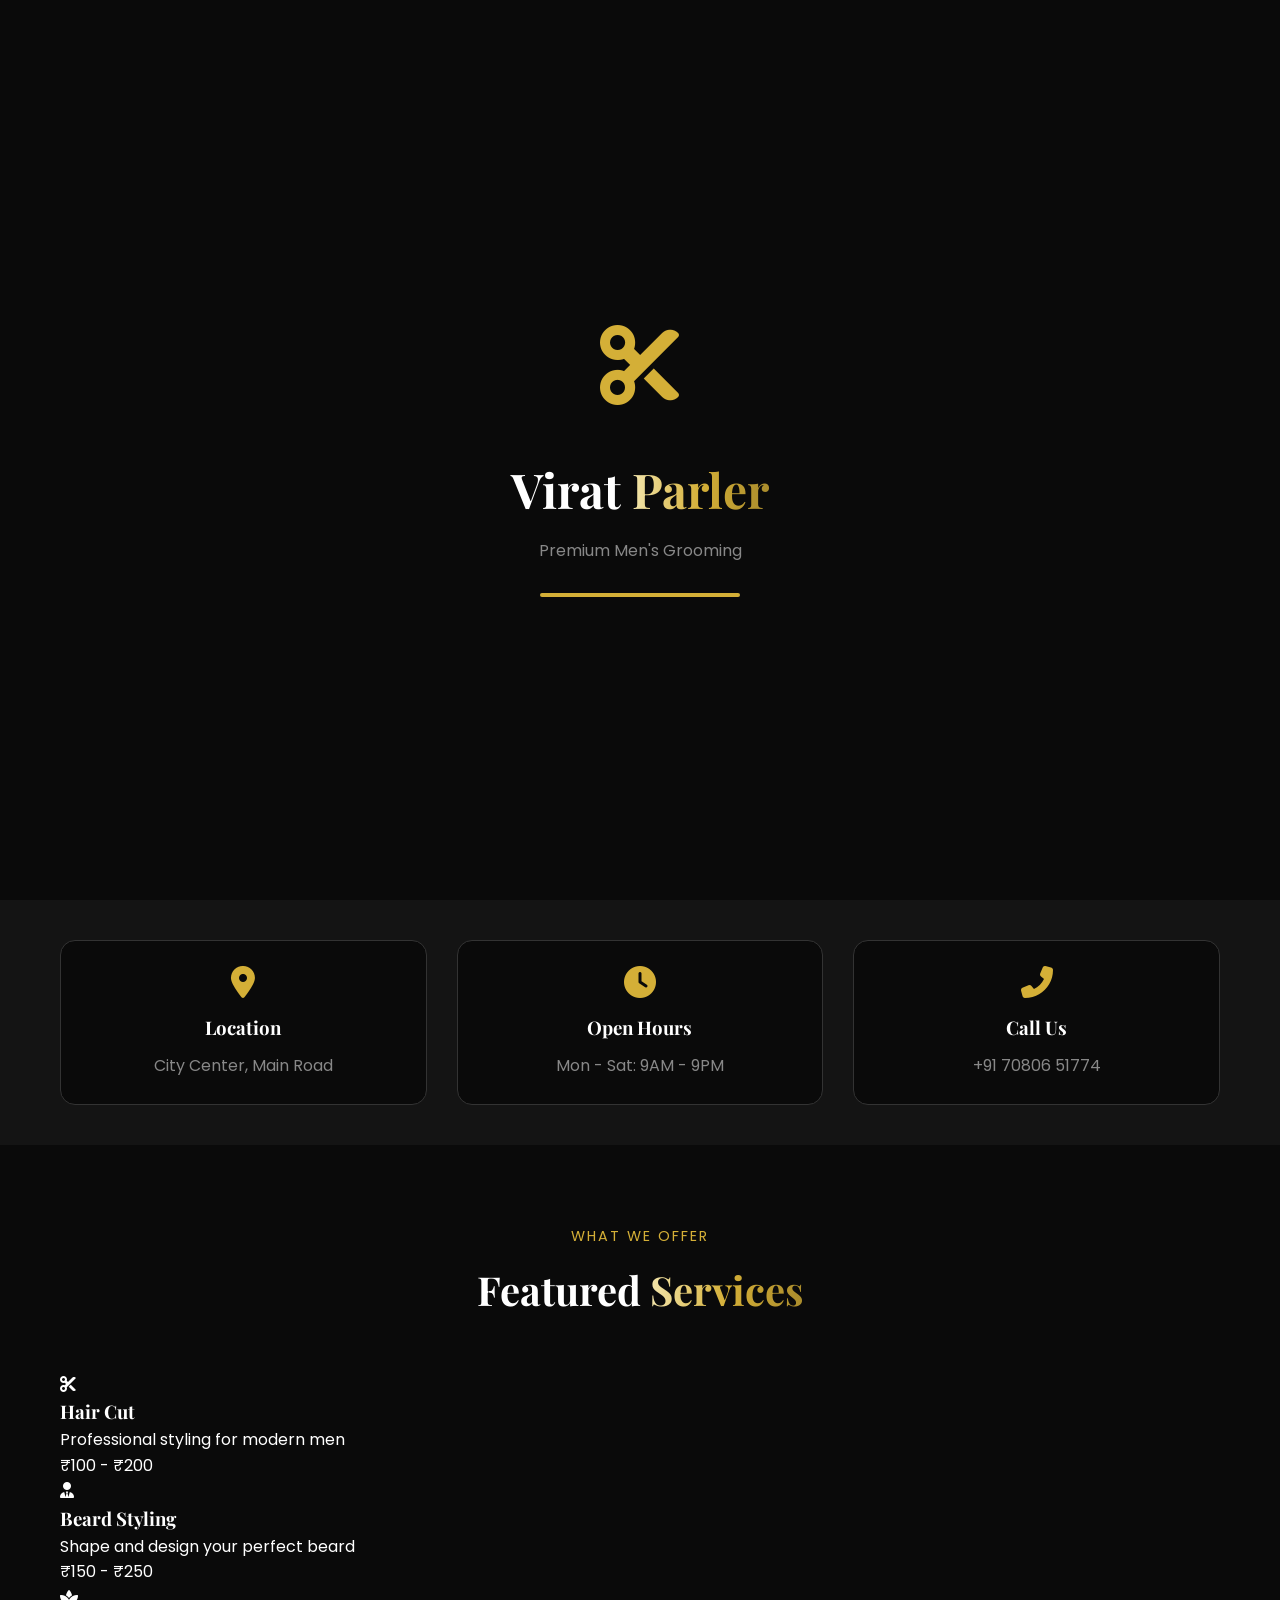
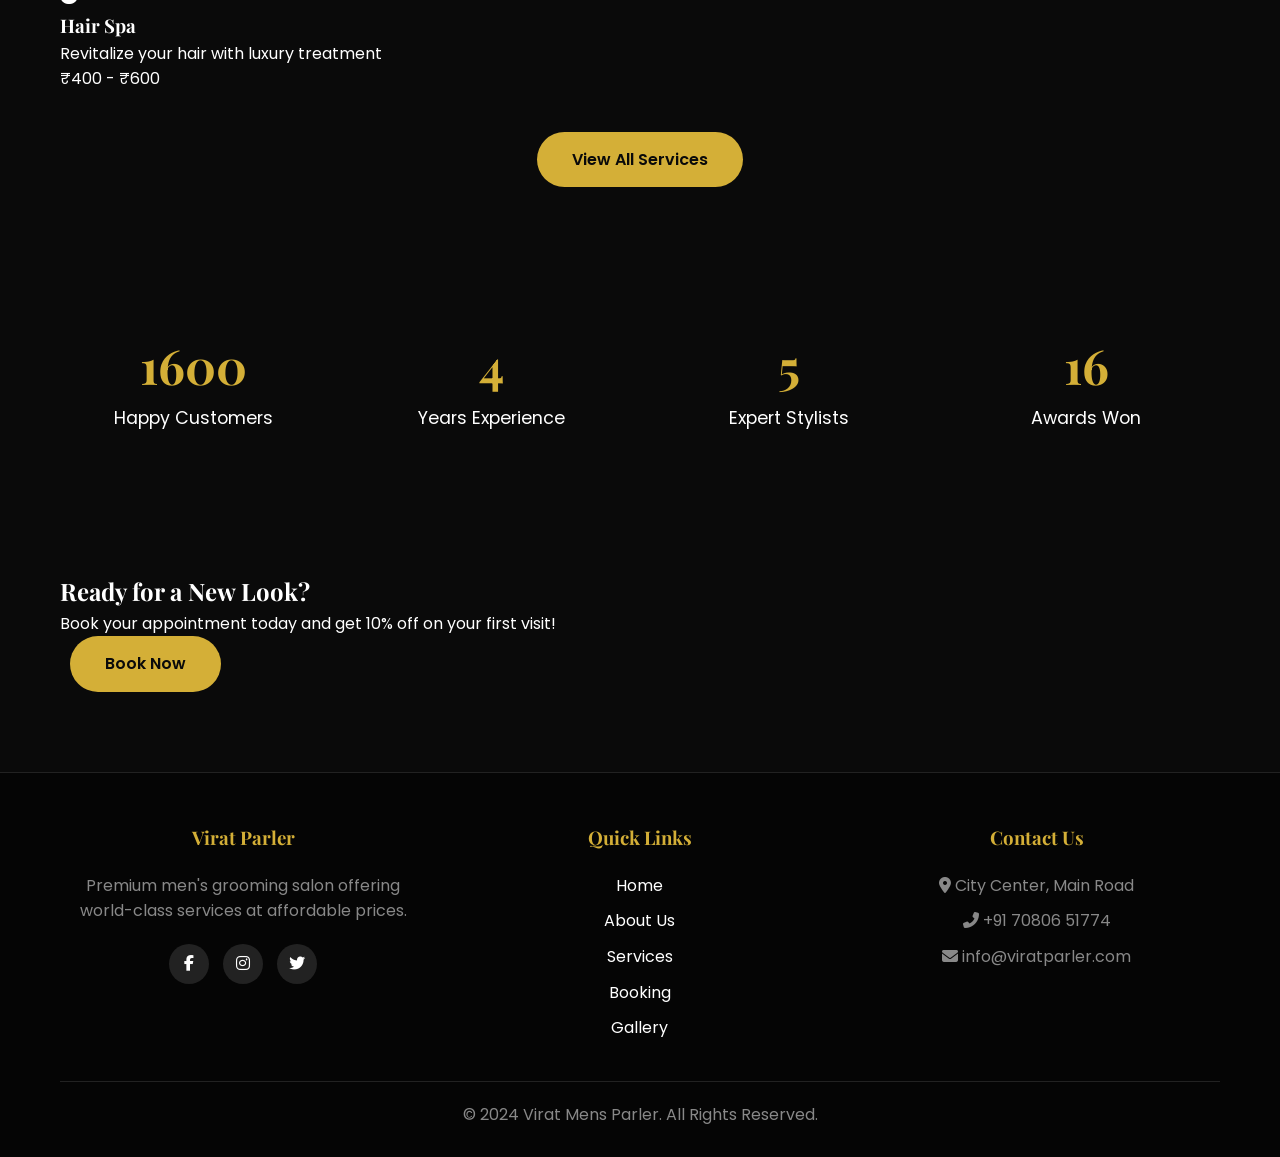
<file: index.html>
<!DOCTYPE html>
<html lang="en">
<head>
    <meta charset="UTF-8">
    <meta name="viewport" content="width=device-width, initial-scale=1.0">
    <title>Virat Mens Parler | Premium Grooming</title>
    <link rel="stylesheet" href="style.css">
    <link rel="stylesheet" href="https://cdnjs.cloudflare.com/ajax/libs/font-awesome/6.4.0/css/all.min.css">
    <link href="https://fonts.googleapis.com/css2?family=Playfair+Display:wght@400;600;700&family=Poppins:wght@300;400;500;600&display=swap" rel="stylesheet">
</head>
<body>

   <!-- Welcome Screen -->
<div id="welcome-screen">
    <div class="welcome-content">
        <div class="welcome-logo"><i class="fas fa-cut"></i></div>
        <h1 class="welcome-title">Virat <span class="gold-text">Parler</span></h1>
        <p class="welcome-subtitle">Premium Men's Grooming</p>
        <div class="loader-bar"><div class="loader-fill"></div></div>
    </div>
</div>

<script>
    // Welcome screen hide karne ka code
    setTimeout(function() {
        document.getElementById('welcome-screen').style.display = 'none';
    }, 2500);
</script>
    <!-- Navigation -->
    <nav class="navbar">
        <div class="nav-container">
            <a href="index.html" class="logo">Virat <span>Parler</span></a>
            <ul class="nav-links">
                <li><a href="index.html" class="active">Home</a></li>
                <li><a href="about.html">About</a></li>
                <li><a href="services.html">Services</a></li>
                <li><a href="gallery.html">Gallery</a></li>
                <li><a href="booking.html" class="nav-btn">Book Now</a></li>
            </ul>
            <div class="nav-toggle">
                <i class="fas fa-bars"></i>
            </div>
        </div>
    </nav>

    <!-- Hero Section -->
    <section class="hero">
        <div class="hero-overlay"></div>
        <div class="hero-content">
            <span class="hero-subtitle">Welcome to Virat Mens Parler</span>
            <h1 class="hero-title">Look Sharp.<br><span class="gold-text">Feel Confident.</span></h1>
            <p class="hero-description">Experience world-class grooming with our expert stylists. Premium services at affordable prices.</p>
            <div class="hero-buttons">
                <a href="services.html" class="btn btn-primary">Our Services</a>
                <a href="booking.html" class="btn btn-outline">Book Appointment</a>
            </div>
        </div>
        <div class="hero-scroll">
            <span>Scroll Down</span>
            <i class="fas fa-chevron-down"></i>
        </div>
    </section>

    <!-- Quick Info -->
    <section class="quick-info">
        <div class="container">
            <div class="info-grid">
                <div class="info-card">
                    <i class="fas fa-map-marker-alt"></i>
                    <h3>Location</h3>
                    <p>City Center, Main Road</p>
                </div>
                <div class="info-card">
                    <i class="fas fa-clock"></i>
                    <h3>Open Hours</h3>
                    <p>Mon - Sat: 9AM - 9PM</p>
                </div>
                <div class="info-card">
    <i class="fas fa-phone-alt"></i>
    <h3>Call Us</h3>
    <p>+91 70806 51774</p>
</div>
            </div>
        </div>
    </section>

    <!-- Featured Services -->
    <section class="featured-services">
        <div class="container">
            <div class="section-header">
                <span class="section-subtitle">What We Offer</span>
                <h2 class="section-title">Featured <span class="gold-text">Services</span></h2>
            </div>
            <div class="services-grid">
                <div class="service-card">
                    <div class="service-icon">
                        <i class="fas fa-cut"></i>
                    </div>
                    <h3>Hair Cut</h3>
                    <p>Professional styling for modern men</p>
                    <span class="price">₹100 - ₹200</span>
                </div>
                <div class="service-card">
                    <div class="service-icon">
                        <i class="fas fa-user-tie"></i>
                    </div>
                    <h3>Beard Styling</h3>
                    <p>Shape and design your perfect beard</p>
                    <span class="price">₹150 - ₹250</span>
                </div>
                <div class="service-card">
                    <div class="service-icon">
                        <i class="fas fa-spa"></i>
                    </div>
                    <h3>Hair Spa</h3>
                    <p>Revitalize your hair with luxury treatment</p>
                    <span class="price">₹400 - ₹600</span>
                </div>
            </div>
            <div class="text-center">
                <a href="services.html" class="btn btn-primary">View All Services</a>
            </div>
        </div>
    </section>

    <!-- Stats Section -->
    <section class="stats">
        <div class="overlay"></div>
        <div class="container">
            <div class="stats-grid">
                <div class="stat-item">
                    <span class="stat-number" data-target="5000">0</span>
                    <p>Happy Customers</p>
                </div>
                <div class="stat-item">
                    <span class="stat-number" data-target="10">0</span>
                    <p>Years Experience</p>
                </div>
                <div class="stat-item">
                    <span class="stat-number" data-target="15">0</span>
                    <p>Expert Stylists</p>
                </div>
                <div class="stat-item">
                    <span class="stat-number" data-target="50">0</span>
                    <p>Awards Won</p>
                </div>
            </div>
        </div>
    </section>

    <!-- CTA Section -->
    <section class="cta">
        <div class="container">
            <div class="cta-content">
                <h2>Ready for a New Look?</h2>
                <p>Book your appointment today and get 10% off on your first visit!</p>
                <a href="booking.html" class="btn btn-primary">Book Now</a>
            </div>
        </div>
    </section>

    <!-- Footer -->
    <footer class="footer">
        <div class="container">
            <div class="footer-grid">
                <div class="footer-about">
                    <h3>Virat <span>Parler</span></h3>
                    <p>Premium men's grooming salon offering world-class services at affordable prices.</p>
                    <div class="social-links">
                        <a href="#"><i class="fab fa-facebook-f"></i></a>
                        <a href="#"><i class="fab fa-instagram"></i></a>
                        <a href="#"><i class="fab fa-twitter"></i></a>
                    </div>
                </div>
                <div class="footer-links">
                    <h3>Quick Links</h3>
                    <ul>
                        <li><a href="index.html">Home</a></li>
                        <li><a href="about.html">About Us</a></li>
                        <li><a href="services.html">Services</a></li>
                        <li><a href="booking.html">Booking</a></li>
                        <li><a href="gallery.html">Gallery</a></li>
                    </ul>
                </div>
                <div class="footer-contact">
                    <h3>Contact Us</h3>
                    <p><i class="fas fa-map-marker-alt"></i> City Center, Main Road</p>
                    <p><i class="fas fa-phone-alt"></i> +91 70806 51774</p>
                    <p><i class="fas fa-envelope"></i> info@viratparler.com</p>
                </div>
            </div>
            <div class="footer-bottom">
                <p>&copy; 2024 Virat Mens Parler. All Rights Reserved.</p>
            </div>
        </div>
    </footer>

    <!-- WhatsApp Float -->
    <a href="https://wa.me/70806 51774" class="whatsapp-float" target="_blank">
        <i class="fab fa-whatsapp"></i>
    </a>

    <script src="script.js"></script>
</body>
</html>
</file>
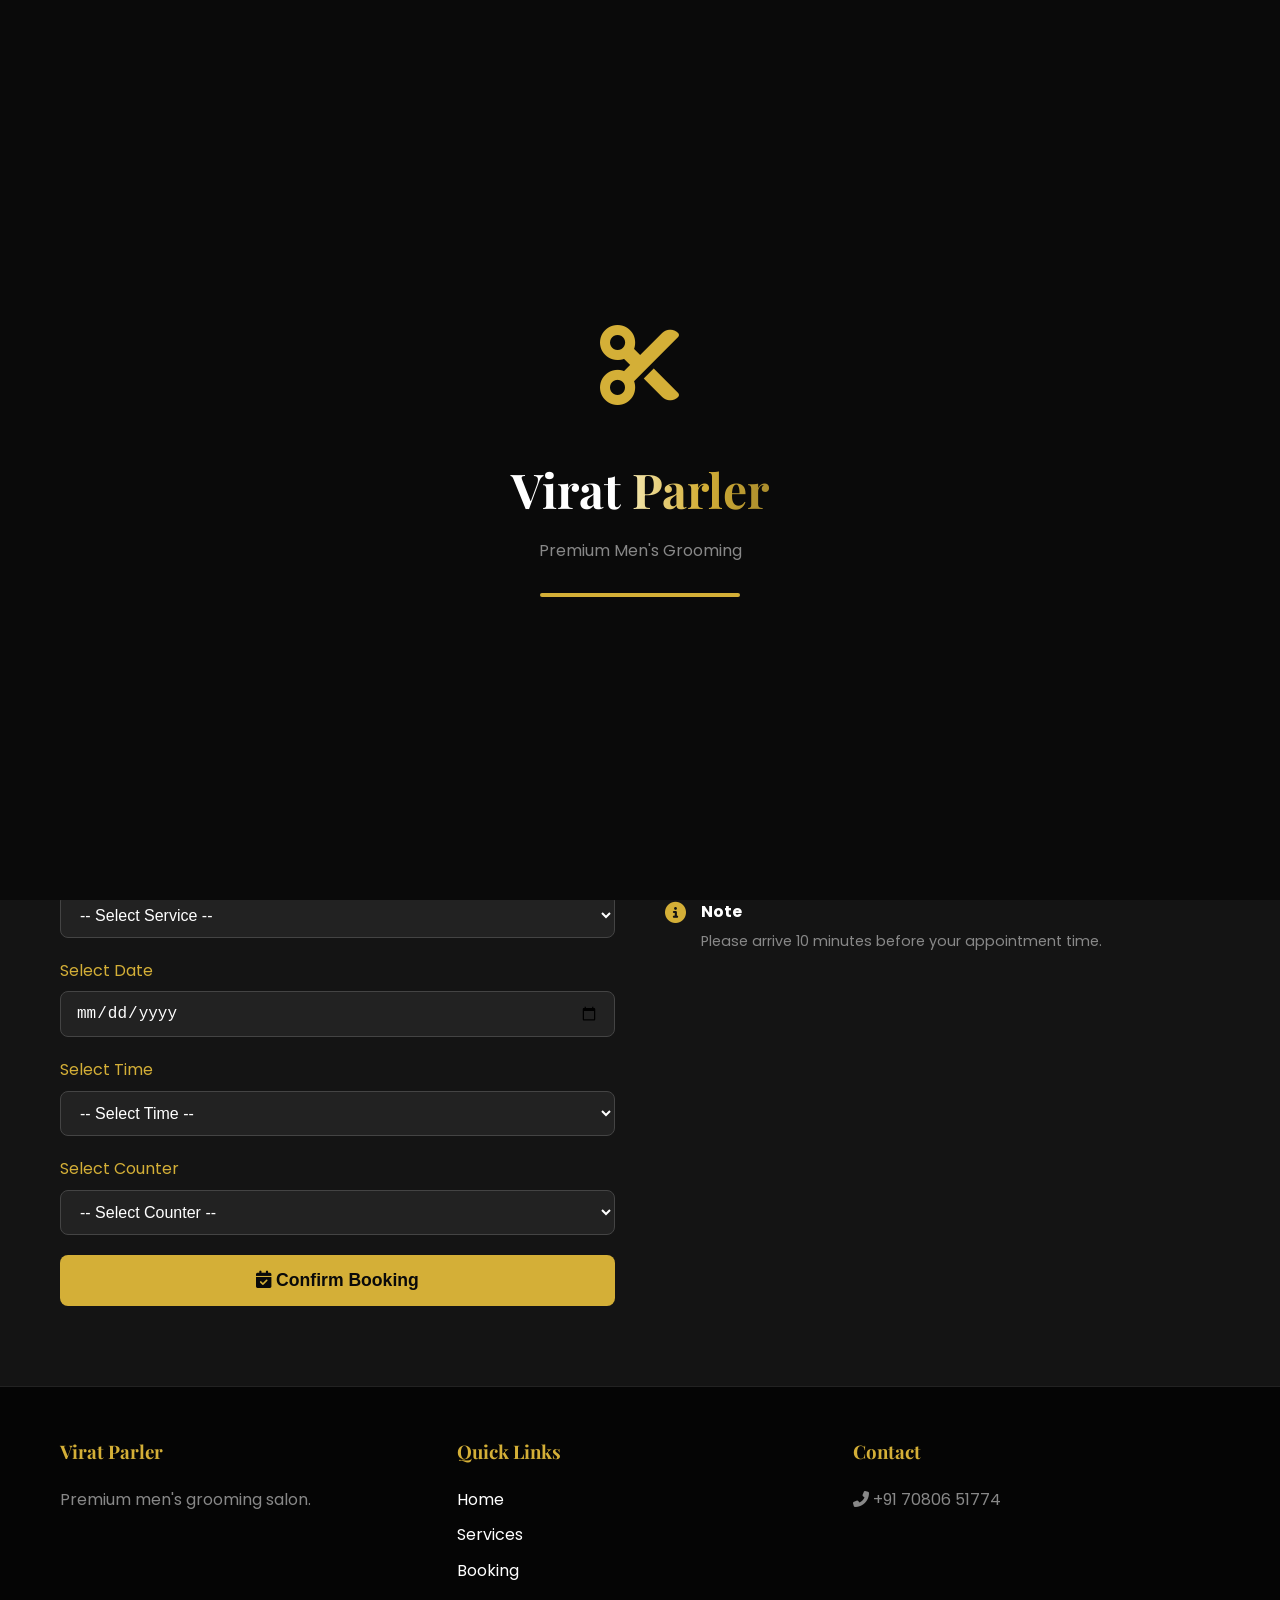
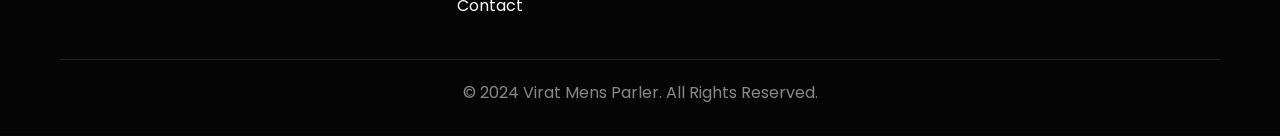
<file: booking.html>
<!DOCTYPE html>
<html lang="en">
<head>
    <meta charset="UTF-8">
    <meta name="viewport" content="width=device-width, initial-scale=1.0">
    <title>Book Appointment | Virat Mens Parler</title>
    <link rel="stylesheet" href="style.css">
    <link rel="stylesheet" href="https://cdnjs.cloudflare.com/ajax/libs/font-awesome/6.4.0/css/all.min.css">
    <link href="https://fonts.googleapis.com/css2?family=Playfair+Display:wght@400;700&family=Poppins:wght@300;400;500&display=swap" rel="stylesheet">
</head>
<body>

    <!-- Welcome Screen -->
    <div id="welcome-screen">
        <div class="welcome-content">
            <div class="welcome-logo"><i class="fas fa-cut"></i></div>
            <h1 class="welcome-title">Virat <span class="gold-text">Parler</span></h1>
            <p class="welcome-subtitle">Premium Men's Grooming</p>
            <div class="loader-bar"><div class="loader-fill"></div></div>
        </div>
    </div>

    <!-- Welcome Screen Hide Script -->
    <script>
        setTimeout(function() {
            document.getElementById('welcome-screen').style.display = 'none';
        }, 2500);
    </script>

    <!-- Navigation -->
    <nav class="navbar">
        <div class="nav-container">
            <a href="index.html" class="logo">Virat <span>Parler</span></a>
            <ul class="nav-links">
                <li><a href="index.html">Home</a></li>
                <li><a href="services.html">Services</a></li>
                <li><a href="booking.html" class="active">Booking</a></li>
                <li><a href="gallery.html">Gallery</a></li>
                <li><a href="contact.html">Contact</a></li>
            </ul>
            <a href="booking.html" class="nav-btn">Book Now</a>
        </div>
    </nav>

    <!-- Page Header -->
    <section class="page-header">
        <div class="container">
            <h1>Book <span class="gold-text">Appointment</span></h1>
            <p>Home / Booking</p>
        </div>
    </section>

    <!-- Booking Section -->
    <section class="booking-section">
        <div class="container">
            <div class="booking-wrapper">
                <!-- Booking Form -->
                <div class="booking-form-container">
                    <h2 class="section-title">Book Your <span class="gold-text">Slot</span></h2>
                    
                    <form id="bookingForm" onsubmit="return submitBooking(event)">
                        <div class="form-group">
                            <label>Full Name</label>
                            <input type="text" id="name" placeholder="Enter your name" required>
                        </div>
                        
                        <div class="form-group">
                            <label>Phone Number</label>
                            <input type="tel" id="phone" placeholder="Enter your phone" required>
                        </div>
                        
                        <div class="form-group">
                            <label>Select Service</label>
                            <select id="service" required>
                                <option value="">-- Select Service --</option>
                                <option value="Hair Cut">Hair Cut - ₹150</option>
                                <option value="Beard Styling">Beard Styling - ₹200</option>
                                <option value="Hair Cut + Beard">Hair Cut + Beard - ₹300</option>
                                <option value="Facial">Facial - ₹400</option>
                                <option value="Hair Spa">Hair Spa - ₹500</option>
                                <option value="Hair Color">Hair Color - ₹600</option>
                                <option value="Combo Offer">Combo Offer - ₹800</option>
                            </select>
                        </div>
                        
                        <div class="form-group">
                            <label>Select Date</label>
                            <input type="date" id="date" required>
                        </div>
                        
                        <div class="form-group">
                            <label>Select Time</label>
                            <select id="time" required>
                                <option value="">-- Select Time --</option>
                                <option value="09:00 AM">09:00 AM</option>
                                <option value="10:00 AM">10:00 AM</option>
                                <option value="11:00 AM">11:00 AM</option>
                                <option value="12:00 PM">12:00 PM</option>
                                <option value="01:00 PM">01:00 PM</option>
                                <option value="02:00 PM">02:00 PM</option>
                                <option value="03:00 PM">03:00 PM</option>
                                <option value="04:00 PM">04:00 PM</option>
                                <option value="05:00 PM">05:00 PM</option>
                                <option value="06:00 PM">06:00 PM</option>
                                <option value="07:00 PM">07:00 PM</option>
                                <option value="08:00 PM">08:00 PM</option>
                            </select>
                        </div>
                        
                        <div class="form-group">
                            <label>Select Counter</label>
                            <select id="counter" required>
                                <option value="">-- Select Counter --</option>
                                <option value="Counter 1 (VIP)">Counter 1 (VIP)</option>
                                <option value="Counter 2 (Standard)">Counter 2 (Standard)</option>
                                <option value="Counter 3 (Express)">Counter 3 (Express)</option>
                            </select>
                        </div>
                        
                        <button type="submit" class="submit-btn" id="submitBtn">
                            <i class="fas fa-calendar-check"></i> Confirm Booking
                        </button>
                    </form>

                    <!-- Success Message -->
                    <div id="successMessage" class="success-message">
                        <div class="success-icon">
                            <i class="fas fa-check-circle"></i>
                        </div>
                        <h3>Booking Confirmed!</h3>
                        <p>Thank you! We have received your booking.</p>
                        <div id="bookingDetails" class="booking-details"></div>
                        <a href="#" id="whatsappLink" target="_blank" class="btn btn-primary">
                            <i class="fab fa-whatsapp"></i> Confirm via WhatsApp
                        </a>
                    </div>
                </div>

                <!-- Booking Info -->
                <div class="booking-info">
                    <h3>Booking Information</h3>
                    <div class="info-item">
                        <i class="fas fa-clock"></i>
                        <div>
                            <h4>Opening Hours</h4>
                            <p>Mon - Sat: 9:00 AM - 9:00 PM</p>
                            <p>Sunday: 10:00 AM - 6:00 PM</p>
                        </div>
                    </div>
                    <div class="info-item">
                        <i class="fas fa-phone-alt"></i>
                        <div>
                            <h4>Phone</h4>
                            <p>+91 70806 51774</p>
                        </div>
                    </div>
                    <div class="info-item">
                        <i class="fas fa-map-marker-alt"></i>
                        <div>
                            <h4>Location</h4>
                            <p>City Center, Main Road</p>
                        </div>
                    </div>
                    <div class="info-item">
                        <i class="fas fa-info-circle"></i>
                        <div>
                            <h4>Note</h4>
                            <p>Please arrive 10 minutes before your appointment time.</p>
                        </div>
                    </div>
                </div>
            </div>
        </div>
    </section>

    <!-- Footer -->
    <footer class="footer">
        <div class="container">
            <div class="footer-grid">
                <div class="footer-col">
                    <h3>Virat <span>Parler</span></h3>
                    <p>Premium men's grooming salon.</p>
                </div>
                <div class="footer-col">
                    <h3>Quick Links</h3>
                    <ul>
                        <li><a href="index.html">Home</a></li>
                        <li><a href="services.html">Services</a></li>
                        <li><a href="booking.html">Booking</a></li>
                        <li><a href="contact.html">Contact</a></li>
                    </ul>
                </div>
                <div class="footer-col">
                    <h3>Contact</h3>
                    <p><i class="fas fa-phone-alt"></i> +91 70806 51774</p>
                </div>
            </div>
            <div class="footer-bottom">
                <p>&copy; 2024 Virat Mens Parler. All Rights Reserved.</p>
            </div>
        </div>
    </footer>

    <a href="https://wa.me/70806 51774" class="whatsapp-float" target="_blank">
        <i class="fab fa-whatsapp"></i>
    </a>

    <!-- Booking Form Script -->
    <script>
        // Set minimum date
        document.getElementById('date').min = new Date().toISOString().split("T")[0];

        // Submit Booking Function
        function submitBooking(event) {
            event.preventDefault();
            
            // Get values
            var name = document.getElementById('name').value;
            var phone = document.getElementById('phone').value;
            var service = document.getElementById('service').value;
            var date = document.getElementById('date').value;
            var time = document.getElementById('time').value;
            var counter = document.getElementById('counter').value;

            // Check if all fields are filled
            if (!name || !phone || !service || !date || !time || !counter) {
                alert('Please fill all fields!');
                return false;
            }

            // Show loading
            var submitBtn = document.getElementById('submitBtn');
            submitBtn.innerHTML = 'Processing...';
            submitBtn.disabled = true;

            // Simulate processing (2 seconds)
            setTimeout(function() {
                // Hide form
                document.getElementById('bookingForm').style.display = 'none';
                
                // Show success message
                document.getElementById('successMessage').style.display = 'block';
                
                // Show booking details
                var details = '<p><strong>Name:</strong> ' + name + '</p>' +
                    '<p><strong>Service:</strong> ' + service + '</p>' +
                    '<p><strong>Date:</strong> ' + date + '</p>' +
                    '<p><strong>Time:</strong> ' + time + '</p>' +
                    '<p><strong>Counter:</strong> ' + counter + '</p>';
                
                document.getElementById('bookingDetails').innerHTML = details;

                // WhatsApp link
                var message = 'Hello Virat Parler, I want to book appointment:\n\nName: ' + name + '\nPhone: ' + phone + '\nService: ' + service + '\nDate: ' + date + '\nTime: ' + time + '\nCounter: ' + counter;
                var whatsappUrl = 'https://wa.me/70806 51774?text=' + encodeURIComponent(message);
                document.getElementById('whatsappLink').href = whatsappUrl;

            }, 2000);

            return false;
        }
    </script>

    <script src="script.js"></script>
</body>
</html>
</file>
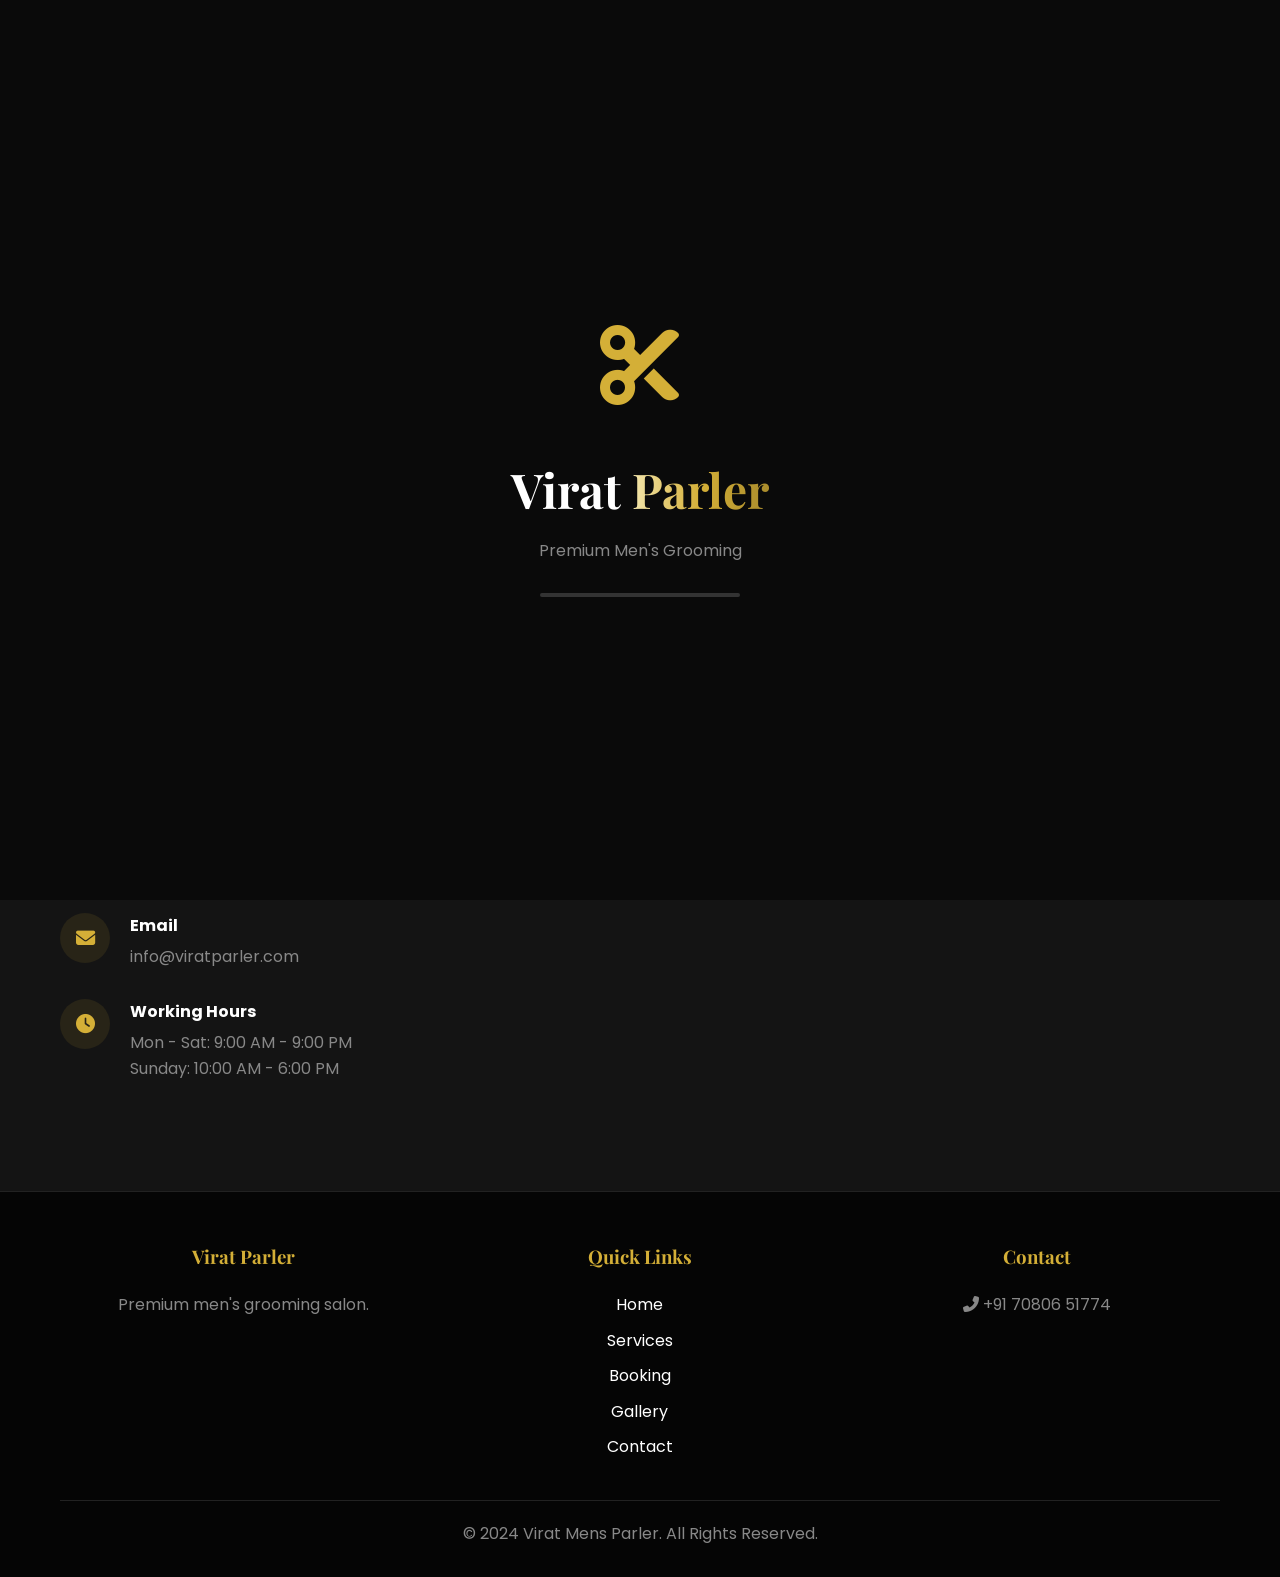
<file: contact.html>
<!DOCTYPE html>
<html lang="en">
<head>
    <meta charset="UTF-8">
    <meta name="viewport" content="width=device-width, initial-scale=1.0">
    <title>Contact Us | Virat Mens Parler</title>
    <link rel="stylesheet" href="style.css">
    <link rel="stylesheet" href="https://cdnjs.cloudflare.com/ajax/libs/font-awesome/6.4.0/css/all.min.css">
    <link href="https://fonts.googleapis.com/css2?family=Playfair+Display:wght@400;600;700&family=Poppins:wght@300;400;500;600&display=swap" rel="stylesheet">
</head>
<body>

    <!-- Welcome Animation -->
    <div id="welcome-screen">
        <div class="welcome-content">
            <div class="welcome-logo">
                <i class="fas fa-cut"></i>
            </div>
            <h1 class="welcome-title">Virat <span class="gold-text">Parler</span></h1>
            <p class="welcome-subtitle">Premium Men's Grooming</p>
            <div class="welcome-loader">
                <div class="loader-bar"></div>
            </div>
        </div>
    </div>

    <!-- Navigation -->
    <nav class="navbar">
        <div class="nav-container">
            <a href="index.html" class="logo">Virat <span>Parler</span></a>
            <ul class="nav-links">
                <li><a href="index.html">Home</a></li>
                <li><a href="services.html">Services</a></li>
                <li><a href="booking.html">Booking</a></li>
                <li><a href="gallery.html">Gallery</a></li>
                <li><a href="contact.html" class="active">Contact</a></li>
            </ul>
            <div class="nav-toggle">
                <i class="fas fa-bars"></i>
            </div>
        </div>
    </nav>

    <!-- Page Header -->
    <section class="page-header">
        <div class="overlay"></div>
        <div class="container">
            <h1>Contact <span class="gold-text">Us</span></h1>
            <p>Home / Contact</p>
        </div>
    </section>

    <!-- Contact Section -->
    <section class="contact-section">
        <div class="container">
            <div class="contact-grid">
                <div class="contact-info">
                    <h2 class="section-title">Get In <span class="gold-text">Touch</span></h2>
                    <p>Have any questions or want to book an appointment? Contact us now!</p>
                    
                    <div class="contact-details">
                        <div class="contact-item">
                            <i class="fas fa-map-marker-alt"></i>
                            <div>
                                <h4>Address</h4>
                                <p>City Center, Main Road<br>Near Bus Stand, Your City</p>
                            </div>
                        </div>
                        <div class="contact-item">
                            <i class="fas fa-phone-alt"></i>
                            <div>
                                <h4>Phone</h4>
                                <p>+91 70806 51774</p>
                            </div>
                        </div>
                        <div class="contact-item">
                            <i class="fas fa-envelope"></i>
                            <div>
                                <h4>Email</h4>
                                <p>info@viratparler.com</p>
                            </div>
                        </div>
                        <div class="contact-item">
                            <i class="fas fa-clock"></i>
                            <div>
                                <h4>Working Hours</h4>
                                <p>Mon - Sat: 9:00 AM - 9:00 PM<br>Sunday: 10:00 AM - 6:00 PM</p>
                            </div>
                        </div>
                    </div>
                </div>
                
                <div class="contact-map">
                    <div class="map-container">
                        <iframe src="https://www.google.com/maps/embed?pb=!1m18!1m12!1m3!1d3502.0123456789!2d77.123456!3d28.654321!2m3!1f0!2f0!3f0!3m2!1i1024!2i768!4f13.1!3m3!1m2!1s0x0%3A0x0!2zMjjCsDM5JzE2LjYiTiA3N8KwMDcnMjQuNCJF!5e0!3m2!1sen!2sin!4v1600000000000!5m2!1sen!2sin" 
                        width="100%" 
                        height="400" 
                        style="border:0;" 
                        allowfullscreen="" 
                        loading="lazy"></iframe>
                    </div>
                </div>
            </div>
        </div>
    </section>

    <!-- Footer -->
    <footer class="footer">
        <div class="container">
            <div class="footer-grid">
                <div class="footer-about">
                    <h3>Virat <span>Parler</span></h3>
                    <p>Premium men's grooming salon.</p>
                </div>
                <div class="footer-links">
                    <h3>Quick Links</h3>
                    <ul>
                        <li><a href="index.html">Home</a></li>
                        <li><a href="services.html">Services</a></li>
                        <li><a href="booking.html">Booking</a></li>
                        <li><a href="gallery.html">Gallery</a></li>
                        <li><a href="contact.html">Contact</a></li>
                    </ul>
                </div>
                <div class="footer-contact">
                    <h3>Contact</h3>
                    <p><i class="fas fa-phone-alt"></i> +91 70806 51774</p>
                </div>
            </div>
            <div class="footer-bottom">
                <p>&copy; 2024 Virat Mens Parler. All Rights Reserved.</p>
            </div>
        </div>
    </footer>

    <!-- WhatsApp Float -->
    <a href="https://wa.me/70806 51774" class="whatsapp-float" target="_blank">
        <i class="fab fa-whatsapp"></i>
    </a>

    <script src="script.js"></script>
</body>
</html>
</file>
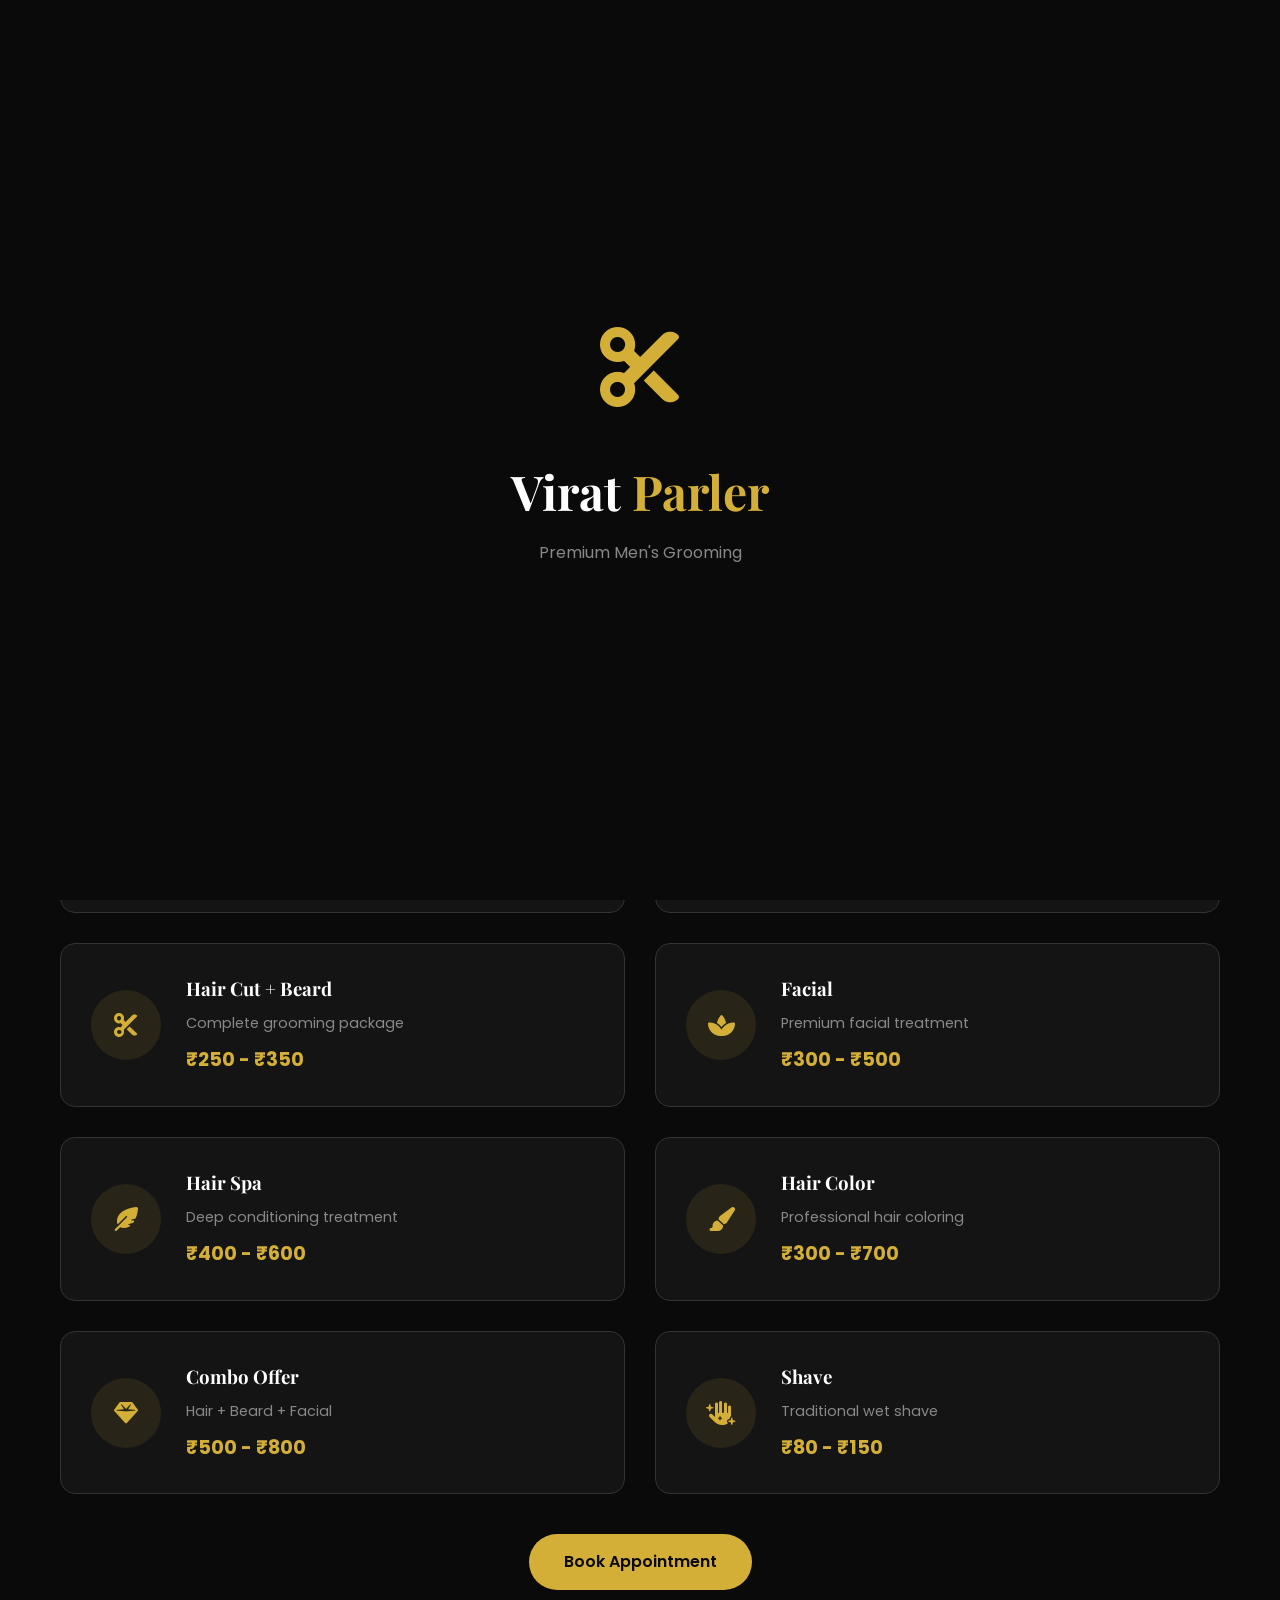
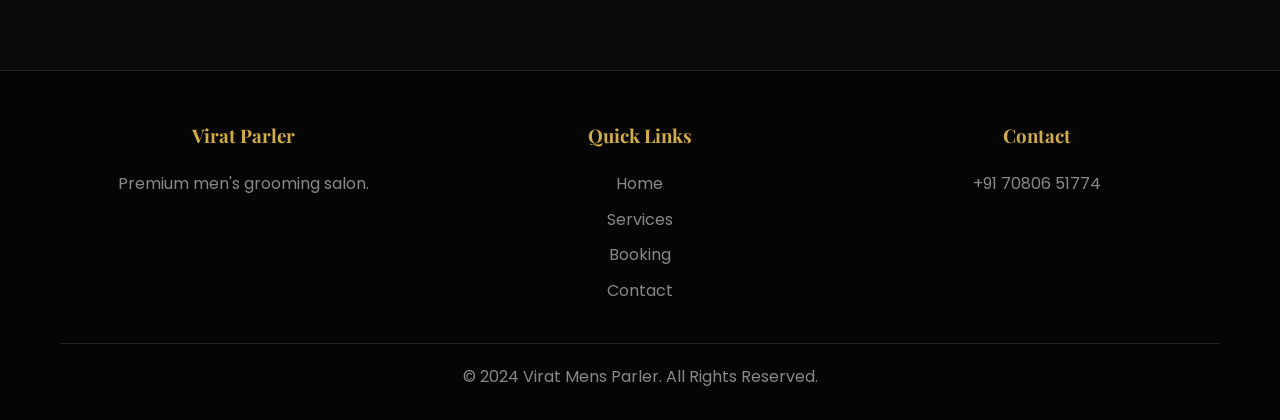
<file: services.html>
<!DOCTYPE html>
<html lang="en">
<head>
    <meta charset="UTF-8">
    <meta name="viewport" content="width=device-width, initial-scale=1.0">
    <title>Services | Virat Mens Parler</title>
    <link rel="stylesheet" href="style.css">
    <link rel="stylesheet" href="https://cdnjs.cloudflare.com/ajax/libs/font-awesome/6.4.0/css/all.min.css">
    <link href="https://fonts.googleapis.com/css2?family=Playfair+Display:wght@400;700&family=Poppins:wght@300;400;500&display=swap" rel="stylesheet">
</head>
<body>

    <!-- Welcome Screen -->
    <div id="welcome-screen" style="position: fixed; top: 0; left: 0; width: 100%; height: 100vh; background: #0a0a0a; display: flex; justify-content: center; align-items: center; z-index: 99999;">
        <div style="text-align: center;">
            <div style="font-size: 5rem; color: #d4af37; margin-bottom: 20px;">
                <i class="fas fa-cut"></i>
            </div>
            <h1 style="font-size: 3rem; margin-bottom: 10px;">Virat <span style="color: #d4af37;">Parler</span></h1>
            <p style="color: #888; margin-bottom: 30px;">Premium Men's Grooming</p>
        </div>
    </div>

    <script>
        setTimeout(function() {
            var ws = document.getElementById('welcome-screen');
            if (ws) ws.style.display = 'none';
        }, 2500);
    </script>

    <!-- Navigation -->
    <nav style="position: fixed; top: 0; left: 0; width: 100%; padding: 15px 50px; background: rgba(10, 10, 10, 0.95); display: flex; justify-content: space-between; align-items: center; z-index: 1000; border-bottom: 1px solid rgba(212, 175, 55, 0.3);">
        <div style="max-width: 1200px; margin: 0 auto; display: flex; justify-content: space-between; align-items: center; width: 100%;">
            <a href="index.html" style="font-size: 1.8rem; font-weight: 700; font-family: 'Playfair Display', serif;">Virat <span style="color: #d4af37;">Parler</span></a>
            <ul style="display: flex; gap: 30px; list-style: none;">
                <li><a href="index.html" style="font-size: 0.95rem; font-weight: 500; color: #fff;">Home</a></li>
                <li><a href="services.html" style="font-size: 0.95rem; font-weight: 500; color: #d4af37;">Services</a></li>
                <li><a href="booking.html" style="font-size: 0.95rem; font-weight: 500; color: #fff;">Booking</a></li>
                <li><a href="gallery.html" style="font-size: 0.95rem; font-weight: 500; color: #fff;">Gallery</a></li>
                <li><a href="contact.html" style="font-size: 0.95rem; font-weight: 500; color: #fff;">Contact</a></li>
            </ul>
            <a href="booking.html" style="padding: 8px 20px; background: #d4af37; color: #0a0a0a; border-radius: 25px; font-weight: 600;">Book Now</a>
        </div>
    </nav>

    <!-- Page Header -->
    <section style="height: 50vh; background: linear-gradient(rgba(0,0,0,0.7), rgba(0,0,0,0.8)), url('https://images.unsplash.com/photo-1503951914875-452162b0f3f1?w=1920'); background-size: cover; background-position: center; display: flex; align-items: center; justify-content: center; text-align: center; margin-top: 70px;">
        <div style="max-width: 1200px; margin: 0 auto; padding: 0 20px;">
            <h1 style="font-size: 3.5rem; margin-bottom: 10px;">Our <span style="color: #d4af37;">Services</span></h1>
            <p style="color: #888;">Home / Services</p>
        </div>
    </section>

    <!-- Services Section -->
    <section style="padding: 80px 0; background: #0a0a0a;">
        <div style="max-width: 1200px; margin: 0 auto; padding: 0 20px;">
            <div style="text-align: center; margin-bottom: 50px;">
                <span style="color: #d4af37; text-transform: uppercase; letter-spacing: 2px; font-size: 0.9rem;">What We Offer</span>
                <h2 style="font-size: 2.5rem; margin-top: 10px;">Premium <span style="color: #d4af37;">Services</span></h2>
            </div>
            
            <div style="display: grid; grid-template-columns: repeat(2, 1fr); gap: 30px;">
                <div style="background: #141414; padding: 30px; border-radius: 15px; display: flex; align-items: center; gap: 25px; border: 1px solid #333;">
                    <div style="width: 70px; height: 70px; background: rgba(212, 175, 55, 0.1); border-radius: 50%; display: flex; align-items: center; justify-content: center;">
                        <i class="fas fa-cut" style="font-size: 1.5rem; color: #d4af37;"></i>
                    </div>
                    <div style="flex: 1;">
                        <h3 style="margin-bottom: 8px;">Hair Cut</h3>
                        <p style="color: #888; font-size: 0.9rem; margin-bottom: 10px;">Professional haircut as per your style</p>
                        <span style="font-size: 1.2rem; font-weight: 700; color: #d4af37;">₹100 - ₹200</span>
                    </div>
                </div>
                
                <div style="background: #141414; padding: 30px; border-radius: 15px; display: flex; align-items: center; gap: 25px; border: 1px solid #333;">
                    <div style="width: 70px; height: 70px; background: rgba(212, 175, 55, 0.1); border-radius: 50%; display: flex; align-items: center; justify-content: center;">
                        <i class="fas fa-user-tie" style="font-size: 1.5rem; color: #d4af37;"></i>
                    </div>
                    <div style="flex: 1;">
                        <h3 style="margin-bottom: 8px;">Beard Styling</h3>
                        <p style="color: #888; font-size: 0.9rem; margin-bottom: 10px;">Beard trim and shaping</p>
                        <span style="font-size: 1.2rem; font-weight: 700; color: #d4af37;">₹150 - ₹250</span>
                    </div>
                </div>
                
                <div style="background: #141414; padding: 30px; border-radius: 15px; display: flex; align-items: center; gap: 25px; border: 1px solid #333;">
                    <div style="width: 70px; height: 70px; background: rgba(212, 175, 55, 0.1); border-radius: 50%; display: flex; align-items: center; justify-content: center;">
                        <i class="fas fa-cut" style="font-size: 1.5rem; color: #d4af37;"></i>
                    </div>
                    <div style="flex: 1;">
                        <h3 style="margin-bottom: 8px;">Hair Cut + Beard</h3>
                        <p style="color: #888; font-size: 0.9rem; margin-bottom: 10px;">Complete grooming package</p>
                        <span style="font-size: 1.2rem; font-weight: 700; color: #d4af37;">₹250 - ₹350</span>
                    </div>
                </div>
                
                <div style="background: #141414; padding: 30px; border-radius: 15px; display: flex; align-items: center; gap: 25px; border: 1px solid #333;">
                    <div style="width: 70px; height: 70px; background: rgba(212, 175, 55, 0.1); border-radius: 50%; display: flex; align-items: center; justify-content: center;">
                        <i class="fas fa-spa" style="font-size: 1.5rem; color: #d4af37;"></i>
                    </div>
                    <div style="flex: 1;">
                        <h3 style="margin-bottom: 8px;">Facial</h3>
                        <p style="color: #888; font-size: 0.9rem; margin-bottom: 10px;">Premium facial treatment</p>
                        <span style="font-size: 1.2rem; font-weight: 700; color: #d4af37;">₹300 - ₹500</span>
                    </div>
                </div>
                
                <div style="background: #141414; padding: 30px; border-radius: 15px; display: flex; align-items: center; gap: 25px; border: 1px solid #333;">
                    <div style="width: 70px; height: 70px; background: rgba(212, 175, 55, 0.1); border-radius: 50%; display: flex; align-items: center; justify-content: center;">
                        <i class="fas fa-feather-alt" style="font-size: 1.5rem; color: #d4af37;"></i>
                    </div>
                    <div style="flex: 1;">
                        <h3 style="margin-bottom: 8px;">Hair Spa</h3>
                        <p style="color: #888; font-size: 0.9rem; margin-bottom: 10px;">Deep conditioning treatment</p>
                        <span style="font-size: 1.2rem; font-weight: 700; color: #d4af37;">₹400 - ₹600</span>
                    </div>
                </div>
                
                <div style="background: #141414; padding: 30px; border-radius: 15px; display: flex; align-items: center; gap: 25px; border: 1px solid #333;">
                    <div style="width: 70px; height: 70px; background: rgba(212, 175, 55, 0.1); border-radius: 50%; display: flex; align-items: center; justify-content: center;">
                        <i class="fas fa-paint-brush" style="font-size: 1.5rem; color: #d4af37;"></i>
                    </div>
                    <div style="flex: 1;">
                        <h3 style="margin-bottom: 8px;">Hair Color</h3>
                        <p style="color: #888; font-size: 0.9rem; margin-bottom: 10px;">Professional hair coloring</p>
                        <span style="font-size: 1.2rem; font-weight: 700; color: #d4af37;">₹300 - ₹700</span>
                    </div>
                </div>
                
                <div style="background: #141414; padding: 30px; border-radius: 15px; display: flex; align-items: center; gap: 25px; border: 1px solid #333;">
                    <div style="width: 70px; height: 70px; background: rgba(212, 175, 55, 0.1); border-radius: 50%; display: flex; align-items: center; justify-content: center;">
                        <i class="fas fa-gem" style="font-size: 1.5rem; color: #d4af37;"></i>
                    </div>
                    <div style="flex: 1;">
                        <h3 style="margin-bottom: 8px;">Combo Offer</h3>
                        <p style="color: #888; font-size: 0.9rem; margin-bottom: 10px;">Hair + Beard + Facial</p>
                        <span style="font-size: 1.2rem; font-weight: 700; color: #d4af37;">₹500 - ₹800</span>
                    </div>
                </div>
                
                <div style="background: #141414; padding: 30px; border-radius: 15px; display: flex; align-items: center; gap: 25px; border: 1px solid #333;">
                    <div style="width: 70px; height: 70px; background: rgba(212, 175, 55, 0.1); border-radius: 50%; display: flex; align-items: center; justify-content: center;">
                        <i class="fas fa-hand-sparkles" style="font-size: 1.5rem; color: #d4af37;"></i>
                    </div>
                    <div style="flex: 1;">
                        <h3 style="margin-bottom: 8px;">Shave</h3>
                        <p style="color: #888; font-size: 0.9rem; margin-bottom: 10px;">Traditional wet shave</p>
                        <span style="font-size: 1.2rem; font-weight: 700; color: #d4af37;">₹80 - ₹150</span>
                    </div>
                </div>
            </div>
            
            <div style="text-align: center; margin-top: 40px;">
                <a href="booking.html" style="display: inline-block; padding: 15px 35px; background: #d4af37; color: #0a0a0a; border-radius: 30px; font-weight: 600;">Book Appointment</a>
            </div>
        </div>
    </section>

    <!-- Footer -->
    <footer style="background: #050505; padding: 50px 0 20px; text-align: center; border-top: 1px solid #222;">
        <div style="max-width: 1200px; margin: 0 auto; padding: 0 20px;">
            <div style="display: grid; grid-template-columns: repeat(3, 1fr); gap: 30px; margin-bottom: 30px;">
                <div>
                    <h3 style="margin-bottom: 20px; color: #d4af37;">Virat <span>Parler</span></h3>
                    <p style="color: #888;">Premium men's grooming salon.</p>
                </div>
                <div>
                    <h3 style="margin-bottom: 20px; color: #d4af37;">Quick Links</h3>
                    <ul style="list-style: none;">
                        <li><a href="index.html" style="color: #888;">Home</a></li>
                        <li><a href="services.html" style="color: #888;">Services</a></li>
                        <li><a href="booking.html" style="color: #888;">Booking</a></li>
                        <li><a href="contact.html" style="color: #888;">Contact</a></li>
                    </ul>
                </div>
                <div>
                    <h3 style="margin-bottom: 20px; color: #d4af37;">Contact</h3>
                    <p style="color: #888;">+91 70806 51774</p>
                </div>
            </div>
            <div style="padding-top: 20px; border-top: 1px solid #222; color: #888;">
                <p>&copy; 2024 Virat Mens Parler. All Rights Reserved.</p>
            </div>
        </div>
    </footer>

    <a href="https://wa.me/70806 51774" style="position: fixed; bottom: 20px; right: 20px; width: 60px; height: 60px; background: #25d366; border-radius: 50%; display: flex; align-items: center; justify-content: center; font-size: 30px; z-index: 2000;">
        <i class="fab fa    <a href="https://wa.me/70806 51774" style="position: fixed; bottom: 20px; right: 20px; width: 60px; height: 60px; background: #25d366; border-radius: 50%; display: flex; align-items: center; justify-content: center; font-size: 30px; z-index: 2000; box-shadow: 2px 2px 10px rgba(0,0,0,0.5);">
        <i class="fab fa-whatsapp" style="color: #fff;"></i>
    </a>

    <script src="script.js"></script>
</body>
</html>
</file>
<file: style.css>
/* =========================================
   VIRAT MENS PARLER - PREMIUM THEME
   ========================================= */

:root {
    --gold: #d4af37;
    --gold-light: #f3e5ab;
    --gold-dark: #aa8c2c;
    --black: #0a0a0a;
    --black-soft: #141414;
    --white: #ffffff;
    --gray: #888888;
    --gray-dark: #333333;
}

* {
    margin: 0;
    padding: 0;
    box-sizing: border-box;
}

html {
    scroll-behavior: smooth;
}

body {
    font-family: 'Poppins', sans-serif;
    background-color: var(--black);
    color: var(--white);
    line-height: 1.6;
}

h1, h2, h3 {
    font-family: 'Playfair Display', serif;
    font-weight: 700;
}

a {
    text-decoration: none;
    color: inherit;
    transition: all 0.3s ease;
}

ul {
    list-style: none;
}

img {
    max-width: 100%;
    height: auto;
}

.gold-text {
    background: linear-gradient(to right, var(--gold-light), var(--gold), var(--gold-dark));
    -webkit-background-clip: text;
    -webkit-text-fill-color: transparent;
}

.container {
    max-width: 1200px;
    margin: 0 auto;
    padding: 0 20px;
}

/* =========================================
   WELCOME SCREEN
   ========================================= */
#welcome-screen {
    position: fixed;
    top: 0;
    left: 0;
    width: 100%;
    height: 100vh;
    background: #0a0a0a;
    display: flex;
    justify-content: center;
    align-items: center;
    z-index: 99999;
}

.welcome-content {
    text-align: center;
}

.welcome-logo {
    font-size: 5rem;
    color: #d4af37;
    margin-bottom: 20px;
    animation: pulse 1.5s infinite;
}

.welcome-title {
    font-size: 3rem;
    margin-bottom: 10px;
}

.welcome-subtitle {
    color: #888;
    margin-bottom: 30px;
}

.loader-bar {
    width: 200px;
    height: 4px;
    background: #333;
    margin: 0 auto;
    border-radius: 5px;
    overflow: hidden;
}

.loader-fill {
    width: 0%;
    height: 100%;
    background: #d4af37;
    animation: load 2.5s ease-in-out forwards;
}

@keyframes load {
    0% { width: 0%; }
    50% { width: 70%; }
    100% { width: 100%; }
}

@keyframes pulse {
    0%, 100% { transform: scale(1); }
    50% { transform: scale(1.1); }
}

/* =========================================
   NAVIGATION
   ========================================= */
.navbar {
    position: fixed;
    top: 0;
    left: 0;
    width: 100%;
    padding: 15px 50px;
    background: rgba(10, 10, 10, 0.95);
    display: flex;
    justify-content: space-between;
    align-items: center;
    z-index: 1000;
    border-bottom: 1px solid rgba(212, 175, 55, 0.3);
}

.nav-container {
    max-width: 1200px;
    margin: 0 auto;
    display: flex;
    justify-content: space-between;
    align-items: center;
    width: 100%;
}

.logo {
    font-size: 1.8rem;
    font-weight: 700;
    font-family: 'Playfair Display', serif;
}

.logo span {
    color: var(--gold);
}

.nav-links {
    display: flex;
    gap: 30px;
}

.nav-links a {
    font-size: 0.95rem;
    font-weight: 500;
    transition: 0.3s;
}

.nav-links a:hover,
.nav-links a.active {
    color: var(--gold);
}

.nav-btn {
    padding: 8px 20px;
    background: var(--gold);
    color: var(--black) !important;
    border-radius: 25px;
    font-weight: 600;
}

.nav-btn:hover {
    transform: scale(1.05);
}

/* =========================================
   HERO SECTION
   ========================================= */
.hero {
    height: 100vh;
    background: linear-gradient(rgba(0,0,0,0.6), rgba(0,0,0,0.8)), 
                url('https://images.unsplash.com/photo-1605497788044-5a32c7078486?w=1920');
    background-size: cover;
    background-position: center;
    display: flex;
    align-items: center;
    justify-content: center;
    text-align: center;
    padding-top: 80px;
}

.hero-content h1 {
    font-size: 4rem;
    margin-bottom: 20px;
}

.hero-content p {
    font-size: 1.3rem;
    color: #ddd;
    margin-bottom: 30px;
}

.hero-subtitle {
    display: block;
    color: var(--gold);
    text-transform: uppercase;
    letter-spacing: 2px;
    margin-bottom: 15px;
}

.hero-buttons {
    margin-top: 20px;
}

.btn {
    display: inline-block;
    padding: 15px 35px;
    border-radius: 30px;
    font-weight: 600;
    margin: 0 10px;
    transition: 0.3s;
}

.btn-primary {
    background: var(--gold);
    color: var(--black);
}

.btn-primary:hover {
    transform: translateY(-3px);
    box-shadow: 0 10px 30px rgba(212, 175, 55, 0.4);
}

.btn-outline {
    border: 2px solid var(--white);
    color: var(--white);
}

.btn-outline:hover {
    background: var(--white);
    color: var(--black);
}

/* =========================================
   SECTIONS COMMON
   ========================================= */
section {
    padding: 80px 0;
}

.section-header {
    text-align: center;
    margin-bottom: 50px;
}

.section-subtitle {
    color: var(--gold);
    text-transform: uppercase;
    letter-spacing: 2px;
    font-size: 0.9rem;
    margin-bottom: 10px;
    display: block;
}

.section-title {
    font-size: 2.5rem;
}

.text-center {
    text-align: center;
    margin-top: 40px;
}

/* =========================================
   QUICK INFO
   ========================================= */
.quick-info {
    background: var(--black-soft);
    padding: 40px 0;
}

.info-grid {
    display: grid;
    grid-template-columns: repeat(3, 1fr);
    gap: 30px;
}

.info-card {
    text-align: center;
    padding: 25px;
    background: var(--black);
    border-radius: 15px;
    border: 1px solid var(--gray-dark);
}

.info-card i {
    font-size: 2rem;
    color: var(--gold);
    margin-bottom: 15px;
}

.info-card h3 {
    margin-bottom: 10px;
}

.info-card p {
    color: var(--gray);
}

/* =========================================
   SERVICES PAGE
   ========================================= */
.services-section {
    padding: 80px 0;
    background: #0a0a0a;
}

.services-list {
    display: grid;
    grid-template-columns: repeat(2, 1fr);
    gap: 30px;
}

.service-item {
    background: #141414;
    padding: 30px;
    border-radius: 15px;
    display: flex;
    align-items: center;
    gap: 25px;
    border: 1px solid #333;
    transition: all 0.4s ease;
}

.service-item:hover {
    border-color: #d4af37;
    transform: translateX(10px);
}

.service-item .icon {
    width: 70px;
    height: 70px;
    background: rgba(212, 175, 55, 0.1);
    border-radius: 50%;
    display: flex;
    align-items: center;
    justify-content: center;
    flex-shrink: 0;
}

.service-item .icon i {
    font-size: 1.5rem;
    color: #d4af37;
}

.service-item .details {
    flex: 1;
}

.service-item h3 {
    margin-bottom: 8px;
    font-size: 1.2rem;
}

.service-item p {
    color: #888;
    font-size: 0.9rem;
    margin-bottom: 10px;
}

.price-tag {
    font-size: 1.2rem;
    font-weight: 700;
    color: #d4af37;
}

/* =========================================
   STATS
   ========================================= */
.stats {
    background: linear-gradient(rgba(0,0,0,0.8), rgba(0,0,0,0.8)), 
                url('https://images.unsplash.com/photo-1503951914875-452162b0f3f1?w=1920');
    background-size: cover;
    background-attachment: fixed;
    padding: 60px 0;
    text-align: center;
}

.stats-grid {
    display: grid;
    grid-template-columns: repeat(4, 1fr);
    gap: 30px;
}

.stat-number {
    font-size: 3rem;
    font-weight: 700;
    color: var(--gold);
    font-family: 'Playfair Display', serif;
}

.stat-item p {
    color: var(--white);
    font-size: 1.1rem;
}

/* =========================================
   PAGE HEADER
   ========================================= */
.page-header {
    height: 50vh;
    background: linear-gradient(rgba(0,0,0,0.7), rgba(0,0,0,0.8)), 
                url('https://images.unsplash.com/photo-1503951914875-452162b0f3f1?w=1920');
    background-size: cover;
    background-position: center;
    display: flex;
    align-items: center;
    justify-content: center;
    text-align: center;
    margin-top: 70px;
}

.page-header h1 {
    font-size: 3.5rem;
    margin-bottom: 10px;
}

.page-header p {
    color: var(--gray);
}

/* =========================================
   BOOKING
   ========================================= */
.booking-section {
    background: var(--black-soft);
}

.booking-wrapper {
    display: grid;
    grid-template-columns: 1fr 1fr;
    gap: 50px;
    align-items: start;
}

.booking-form {
    background: var(--black);
    padding: 40px;
    border-radius: 20px;
    border: 1px solid var(--gray-dark);
}

.booking-form h2 {
    margin-bottom: 30px;
}

.form-group {
    margin-bottom: 20px;
}

.form-group label {
    display: block;
    margin-bottom: 8px;
    color: var(--gold);
}

.form-group input,
.form-group select {
    width: 100%;
    padding: 12px 15px;
    background: #222;
    border: 1px solid #444;
    border-radius: 8px;
    color: var(--white);
    font-size: 1rem;
}

.form-group input:focus,
.form-group select:focus {
    outline: none;
    border-color: var(--gold);
}

.submit-btn {
    width: 100%;
    padding: 15px;
    background: var(--gold);
    color: var(--black);
    border: none;
    border-radius: 8px;
    font-size: 1.1rem;
    font-weight: 600;
    cursor: pointer;
    transition: 0.3s;
}

.submit-btn:hover {
    background: var(--gold-dark);
}

.success-message {
    display: none;
    text-align: center;
    padding: 40px;
}

.success-message.show {
    display: block;
}

.success-icon {
    font-size: 4rem;
    color: #00ff00;
    margin-bottom: 20px;
}

.booking-details {
    background: #222;
    padding: 20px;
    border-radius: 10px;
    margin: 20px 0;
    text-align: left;
}

.booking-details p {
    margin: 8px 0;
}

.booking-info h3 {
    margin-bottom: 25px;
    color: var(--gold);
}

.info-item {
    display: flex;
    gap: 15px;
    margin-bottom: 20px;
}

.info-item i {
    color: var(--gold);
    font-size: 1.3rem;
    margin-top: 3px;
}

.info-item h4 {
    margin-bottom: 5px;
}

.info-item p {
    color: var(--gray);
    font-size: 0.9rem;
}

/* =========================================
   GALLERY
   ========================================= */
.gallery-section {
    background: var(--black);
}

.gallery-grid {
    display: grid;
    grid-template-columns: repeat(auto-fit, minmax(300px, 1fr));
    gap: 20px;
}

.gallery-item {
    position: relative;
    height: 250px;
    border-radius: 15px;
    overflow: hidden;
    cursor: pointer;
}

.gallery-item img {
    width: 100%;
    height: 100%;
    object-fit: cover;
    transition: 0.5s;
}

.gallery-item:hover img {
    transform: scale(1.1);
}

.gallery-overlay {
    position: absolute;
    bottom: 0;
    left: 0;
    right: 0;
    background: linear-gradient(transparent, rgba(212, 175, 55, 0.9));
    padding: 20px;
    transform: translateY(100%);
    transition: 0.4s;
}

.gallery-item:hover .gallery-overlay {
    transform: translateY(0);
}

/* =========================================
   CONTACT
   ========================================= */
.contact-section {
    background: var(--black-soft);
}

.contact-grid {
    display: grid;
    grid-template-columns: 1fr 1fr;
    gap: 50px;
}

.contact-item {
    display: flex;
    gap: 20px;
    margin-bottom: 30px;
}

.contact-item i {
    width: 50px;
    height: 50px;
    background: rgba(212, 175, 55, 0.1);
    border-radius: 50%;
    display: flex;
    align-items: center;
    justify-content: center;
    color: var(--gold);
    font-size: 1.2rem;
}

.contact-item h4 {
    margin-bottom: 5px;
}

.contact-item p {
    color: var(--gray);
}

.map-container iframe {
    width: 100%;
    height: 350px;
    border-radius: 15px;
    border: 2px solid var(--gray-dark);
}

/* =========================================
   FOOTER
   ========================================= */
footer {
    background: #050505;
    padding: 50px 0 20px;
    text-align: center;
    border-top: 1px solid #222;
}

.footer-grid {
    display: grid;
    grid-template-columns: repeat(3, 1fr);
    gap: 30px;
    margin-bottom: 30px;
}

.footer-col {
    text-align: left;
}

footer h3 {
    margin-bottom: 20px;
    color: var(--gold);
}

footer p {
    color: var(--gray);
    margin-bottom: 10px;
}

footer ul li {
    margin-bottom: 10px;
}

footer ul li a:hover {
    color: var(--gold);
}

.social-links {
    margin-top: 20px;
}

.social-links a {
    display: inline-block;
    width: 40px;
    height: 40px;
    background: #222;
    border-radius: 50%;
    line-height: 40px;
    margin: 0 5px;
    transition: 0.3s;
}

.social-links a:hover {
    background: var(--gold);
    color: var(--black);
}

.footer-bottom {
    padding-top: 20px;
    border-top: 1px solid #222;
    color: var(--gray);
}

/* =========================================
   WHATSAPP FLOAT
   ========================================= */
.whatsapp-float {
    position: fixed;
    bottom: 20px;
    right: 20px;
    width: 60px;
    height: 60px;
    background: #25d366;
    border-radius: 50%;
    display: flex;
    align-items: center;
    justify-content: center;
    font-size: 30px;
    z-index: 2000;
    box-shadow: 2px 2px 10px rgba(0,0,0,0.5);
}

.whatsapp-float:hover {
    transform: scale(1.1);
}/* =========================================
   MOBILE RESPONSIVE - FIX
   ========================================= */

/* Mobile Navigation */
@media (max-width: 768px) {
    .navbar {
        padding: 15px 20px;
    }
    
    .nav-container {
        flex-wrap: wrap;
    }
    
    .nav-links {
        display: none;
        width: 100%;
        position: absolute;
        top: 60px;
        left: 0;
        background: rgba(10, 10, 10, 0.98);
        flex-direction: column;
        padding: 20px;
        border-bottom: 1px solid #d4af37;
    }
    
    .nav-links.active {
        display: flex;
    }
    
    .nav-links li {
        margin: 10px 0;
    }
    
    .nav-btn {
        display: none;
    }
    
    /* Mobile Menu Button */
    .menu-toggle {
        display: block;
        font-size: 1.5rem;
        color: #fff;
        cursor: pointer;
    }
}

/* Mobile Hero Section */
@media (max-width: 768px) {
    .hero {
        height: auto;
        min-height: 100vh;
        padding: 100px 20px 60px;
    }
    
    .hero-content h1 {
        font-size: 2rem;
    }
    
    .hero-content p {
        font-size: 1rem;
    }
    
    .hero-buttons {
        display: flex;
        flex-direction: column;
        gap: 15px;
    }
    
    .btn {
        width: 100%;
        text-align: center;
        margin: 5px 0;
    }
}

/* Mobile Page Header */
@media (max-width: 768px) {
    .page-header {
        height: 40vh;
        min-height: 300px;
        margin-top: 60px;
    }
    
    .page-header h1 {
        font-size: 2rem;
    }
    
    .page-header p {
        font-size: 0.9rem;
    }
}

/* Mobile Info Grid */
@media (max-width: 768px) {
    .info-grid {
        grid-template-columns: 1fr;
        gap: 20px;
    }
    
    .info-card {
        padding: 20px;
    }
}

/* Mobile Services List */
@media (max-width: 768px) {
    .services-list {
        grid-template-columns: 1fr;
        gap: 20px;
    }
    
    .service-item {
        flex-direction: column;
        text-align: center;
        padding: 20px;
    }
    
    .service-item .icon {
        margin-bottom: 15px;
    }
}

/* Mobile Stats */
@media (max-width: 768px) {
    .stats-grid {
        grid-template-columns: repeat(2, 1fr);
        gap: 20px;
    }
    
    .stat-number {
        font-size: 2rem;
    }
}

/* Mobile Booking */
@media (max-width: 768px) {
    .booking-wrapper {
        grid-template-columns: 1fr;
        gap: 30px;
    }
    
    .booking-form {
        padding: 25px;
    }
    
    .booking-info {
        order: -1;
    }
}

/* Mobile Gallery */
@media (max-width: 768px) {
    .gallery-grid {
        grid-template-columns: 1fr;
        gap: 15px;
    }
    
    .gallery-item {
        height: 200px;
    }
}

/* Mobile Contact */
@media (max-width: 768px) {
    .contact-grid {
        grid-template-columns: 1fr;
        gap: 30px;
    }
    
    .map-container iframe {
        height: 250px;
    }
}

/* Mobile Footer */
@media (max-width: 768px) {
    .footer-grid {
        grid-template-columns: 1fr;
        gap: 30px;
        text-align: center;
    }
    
    .footer-col {
        text-align: center;
    }
}

/* Mobile Welcome Screen */
@media (max-width: 768px) {
    .welcome-logo {
        font-size: 4rem;
    }
    
    .welcome-title {
        font-size: 2rem;
    }
    
    .welcome-subtitle {
        font-size: 0.9rem;
    }
}

/* Mobile Forms */
@media (max-width: 768px) {
    .form-group {
        margin-bottom: 15px;
    }
    
    .form-group input,
    .form-group select {
        padding: 12px;
        font-size: 1rem;
    }
    
    .submit-btn {
        padding: 12px;
        font-size: 1rem;
    }
}

/* Mobile WhatsApp Float */
@media (max-width: 768px) {
    .whatsapp-float {
        width: 50px;
        height: 50px;
        font-size: 25px;
        bottom: 15px;
        right: 15px;
    }
}

/* Mobile Lightbox */
@media (max-width: 768px) {
    #lightbox img {
        max-width: 95%;
        max-height: 80%;
    }
}

/* General Mobile Fixes */
@media (max-width: 768px) {
    .container {
        padding: 0 15px;
    }
    
    section {
        padding: 50px 0;
    }
    
    .section-title {
        font-size: 1.8rem;
    }
    
    .text-center {
        margin-top: 30px;
    }
}

/* Very Small Mobile */
@media (max-width: 480px) {
    .hero-content h1 {
        font-size: 1.8rem;
    }
    
    .stats-grid {
        grid-template-columns: 1fr;
    }
    
    .stat-number {
        font-size: 1.8rem;
    }
}


/* =========================================
</file>
